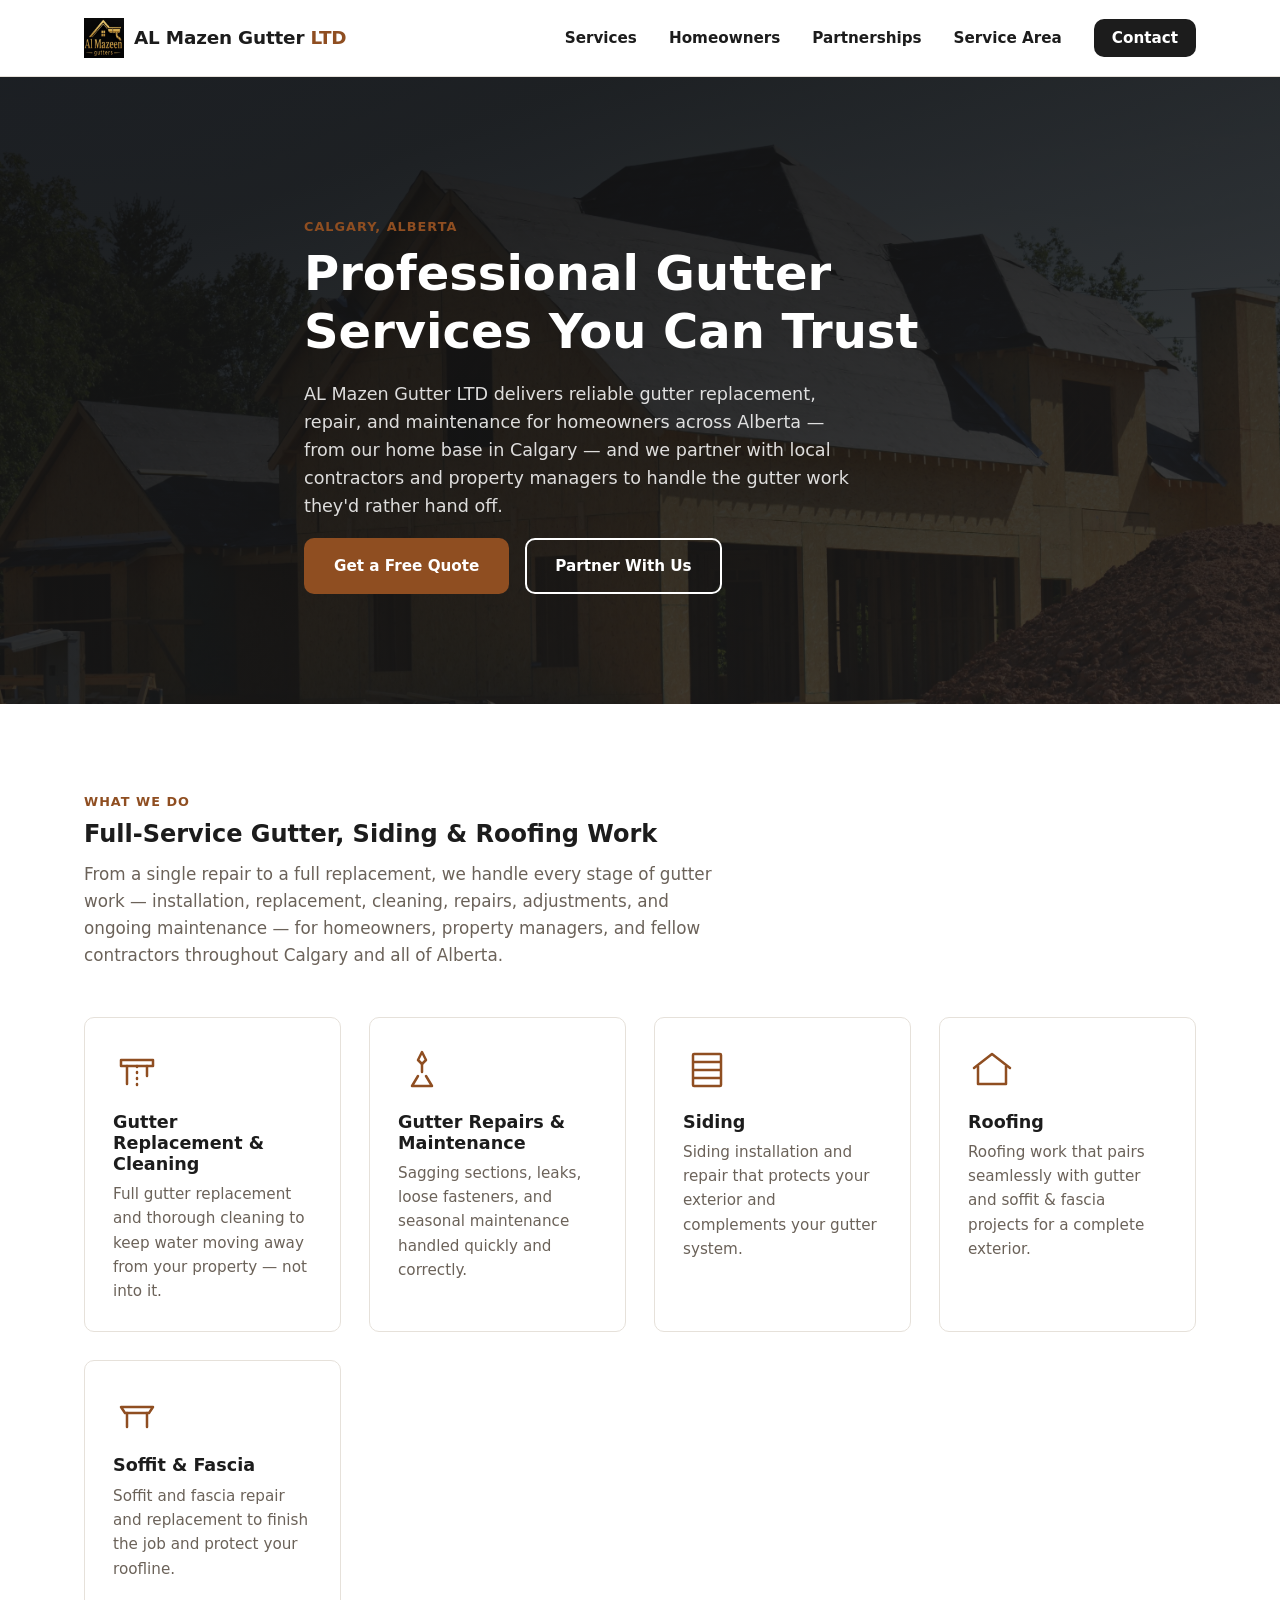
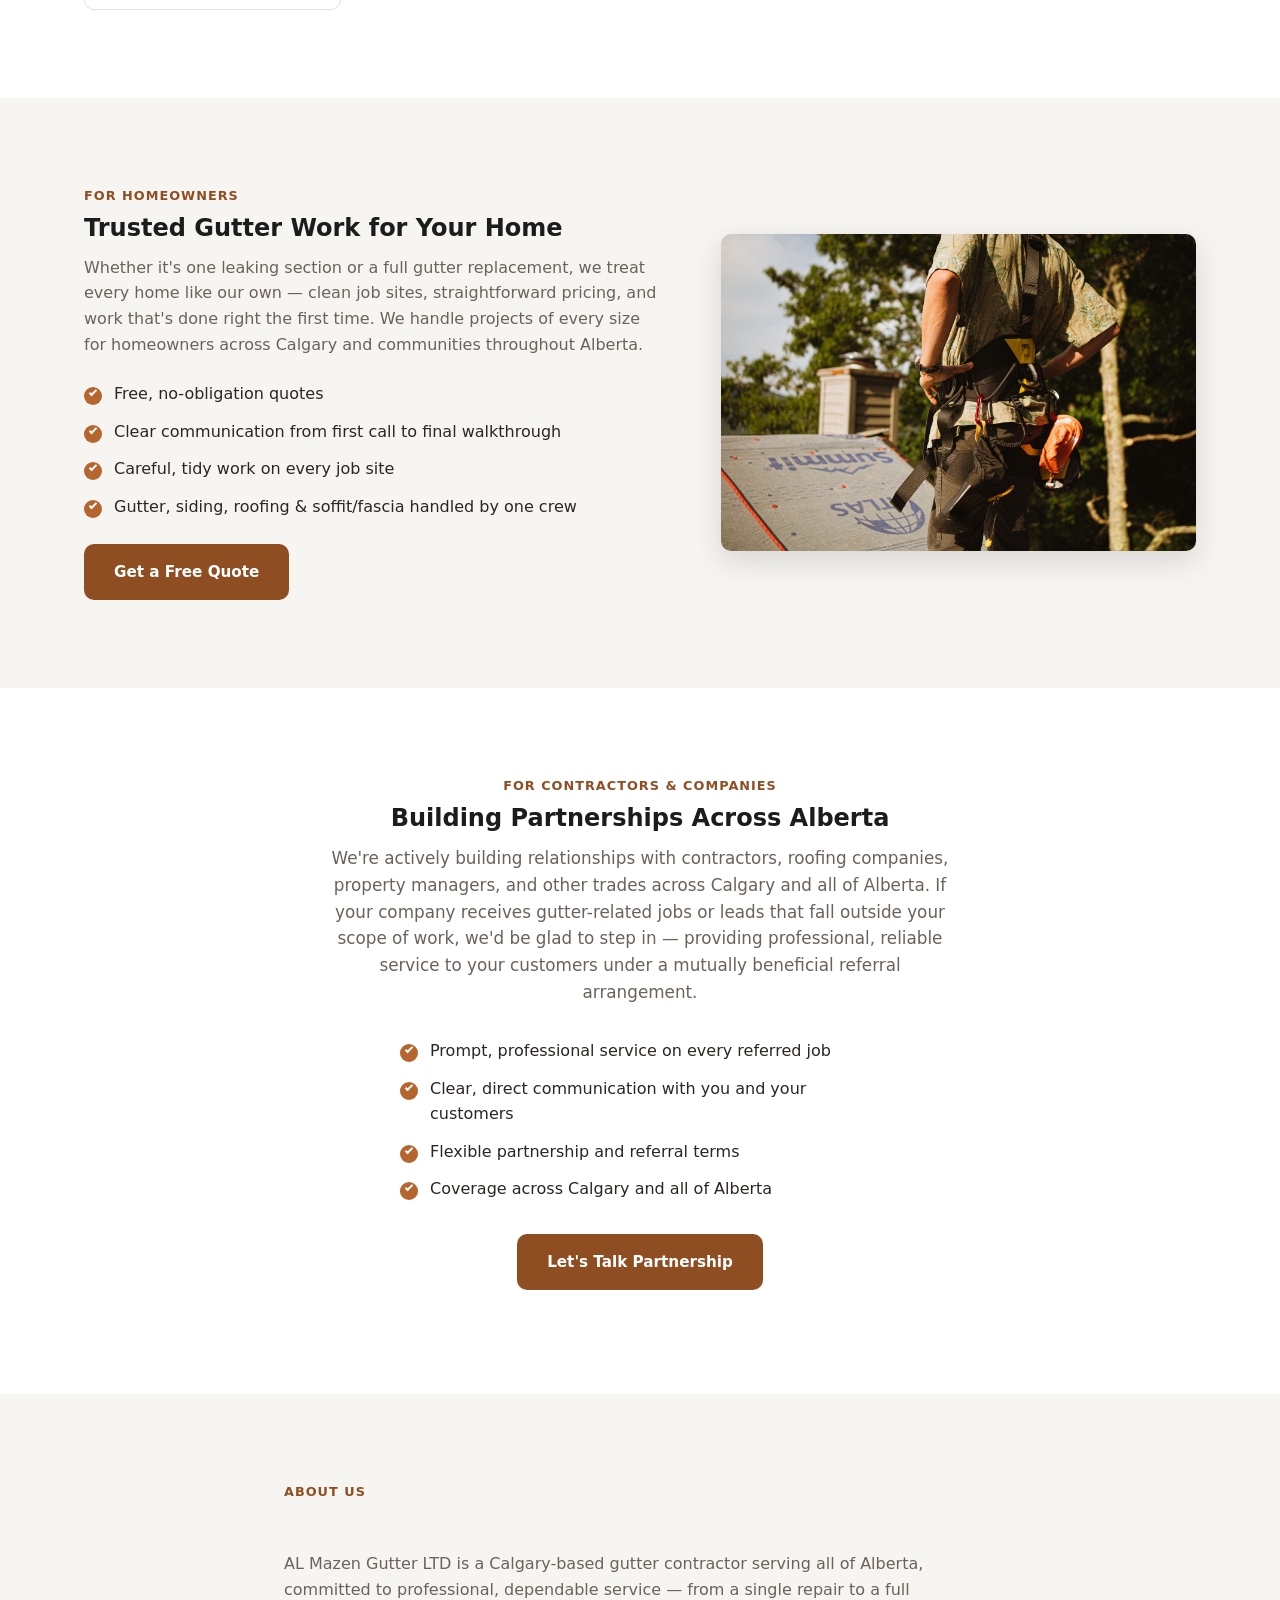
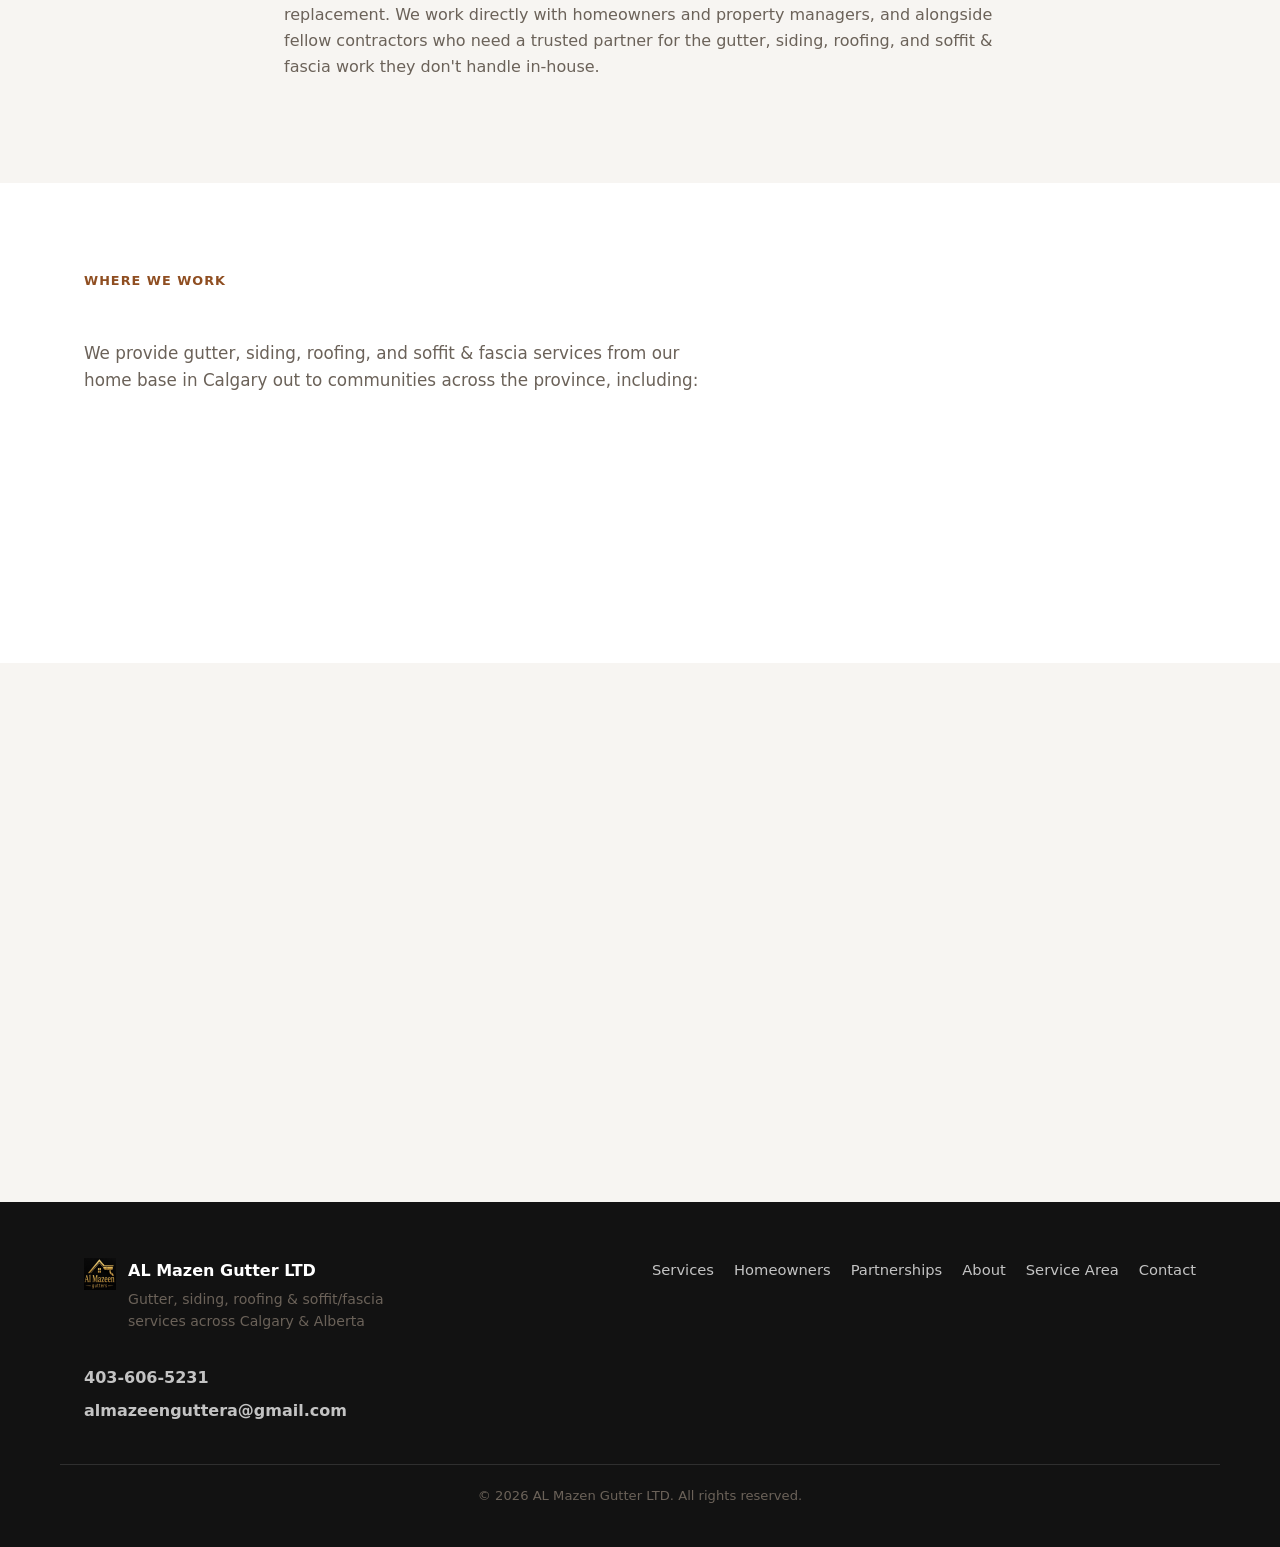
<file: index.html>
<!DOCTYPE html>
<html lang="en-CA">
<head>
  <meta charset="UTF-8">
  <meta name="viewport" content="width=device-width, initial-scale=1.0">

  <!-- ===================== PRIMARY SEO ===================== -->
  <title>AL Mazen Gutter LTD | Gutter Services for Homeowners Across Alberta</title>
  <meta name="description" content="AL Mazen Gutter LTD provides professional gutter replacement, repair, cleaning, and maintenance for homeowners across Alberta, based in Calgary. We also partner with local contractors, roofers, and property managers on gutter, siding, roofing, and soffit &amp; fascia referrals.">
  <meta name="keywords" content="gutter services Calgary, gutter replacement Calgary Alberta, gutter repair Calgary, gutter cleaning Alberta, soffit and fascia Calgary, siding Calgary, roofing Calgary, residential gutter contractor Alberta, contractor partnerships Alberta, gutter referrals">
  <meta name="author" content="AL Mazen Gutter LTD">
  <meta name="robots" content="index, follow">
  <link rel="canonical" href="https://www.your-domain-here.com/">

  <!-- ===================== OPEN GRAPH / SOCIAL ===================== -->
  <!-- TODO: add a real resources/images/og-image.jpg (1200x630) before launch — social platforms generally won't render SVG previews -->

  <meta property="og:type" content="website">
  <meta property="og:title" content="AL Mazen Gutter LTD | Gutter Services for Homeowners Across Alberta">
  <meta property="og:description" content="Professional gutter replacement, repair, cleaning &amp; maintenance for homeowners across Alberta, based in Calgary. Also open to contractor partnerships and referrals for gutter, siding, roofing, and soffit &amp; fascia work.">
  <meta property="og:image" content="https://www.your-domain-here.com/resources/images/og-image.jpg">
  <meta property="og:url" content="https://www.your-domain-here.com/">
  <meta property="og:locale" content="en_CA">
  <meta property="og:site_name" content="AL Mazen Gutter LTD">

  <meta name="twitter:card" content="summary_large_image">
  <meta name="twitter:title" content="AL Mazen Gutter LTD | Calgary &amp; Alberta">
  <meta name="twitter:description" content="Professional gutter replacement, repair, cleaning &amp; maintenance for homeowners across Alberta, based in Calgary. Also open to contractor partnerships and referrals.">
  <meta name="twitter:image" content="https://www.your-domain-here.com/resources/images/og-image.jpg">

  <!-- ===================== LOCAL SEO / GEO ===================== -->
  <meta name="geo.region" content="CA-AB">
  <meta name="geo.placename" content="Calgary, Alberta">
  <meta name="geo.position" content="51.0447;-114.0719">
  <meta name="ICBM" content="51.0447, -114.0719">

  <!-- ===================== ICONS ===================== -->
  <link rel="icon" type="image/x-icon" href="resources/icon.ico">
  <link rel="apple-touch-icon" href="resources/icon.ico">

  <link rel="stylesheet" href="css/style.css">

  <!-- ===================== STRUCTURED DATA (LocalBusiness) ===================== -->
  <script type="application/ld+json">
  {
    "@context": "https://schema.org",
    "@type": "HomeAndConstructionBusiness",
    "name": "AL Mazen Gutter LTD",
    "description": "Professional gutter replacement, repair, cleaning, and maintenance for homeowners and property managers across Alberta, based in Calgary. Also offering siding, roofing, and soffit & fascia services, and open to contractor partnerships and job referrals.",
    "url": "https://www.your-domain-here.com/",
    "telephone": "+1-403-606-5231",
    "email": "almazeenguttera@gmail.com",
    "image": "https://www.your-domain-here.com/resources/images/og-image.jpg",
    "address": {
      "@type": "PostalAddress",
      "addressLocality": "Calgary",
      "addressRegion": "AB",
      "addressCountry": "CA"
    },
    "geo": {
      "@type": "GeoCoordinates",
      "latitude": 51.0447,
      "longitude": -114.0719
    },
    "areaServed": [
      { "@type": "City", "name": "Calgary" },
      { "@type": "City", "name": "Edmonton" },
      { "@type": "City", "name": "Red Deer" },
      { "@type": "City", "name": "Lethbridge" },
      { "@type": "City", "name": "Airdrie" },
      { "@type": "State", "name": "Alberta" }
    ],
    "makesOffer": [
      { "@type": "Offer", "itemOffered": { "@type": "Service", "name": "Gutter Replacement" } },
      { "@type": "Offer", "itemOffered": { "@type": "Service", "name": "Gutter Cleaning" } },
      { "@type": "Offer", "itemOffered": { "@type": "Service", "name": "Gutter Repairs & Maintenance" } },
      { "@type": "Offer", "itemOffered": { "@type": "Service", "name": "Siding Installation & Repair" } },
      { "@type": "Offer", "itemOffered": { "@type": "Service", "name": "Roofing" } },
      { "@type": "Offer", "itemOffered": { "@type": "Service", "name": "Soffit & Fascia" } }
    ]
  }
  </script>
  <!-- NOTE: no exact street address was provided — add one to the "address" block above once available for stronger local SEO. -->
</head>
<body>

  <a class="skip-link" href="#main-content">Skip to main content</a>

  <!-- ===================== HEADER / NAV ===================== -->
  <header class="site-header" id="top">
    <div class="container header-inner">
      <a href="#top" class="logo" aria-label="AL Mazen Gutter LTD, home">
        <img src="resources/icon.ico" alt="AL Mazen Gutter LTD logo" class="logo-mark" width="40" height="40">
        <span class="logo-text">AL Mazen Gutter <span class="logo-ltd">LTD</span></span>
      </a>

      <button class="nav-toggle" id="navToggle" aria-expanded="false" aria-controls="primaryNav" aria-label="Toggle navigation menu">
        <span></span><span></span><span></span>
      </button>

      <nav class="primary-nav" id="primaryNav" aria-label="Primary">
        <ul>
          <li><a href="#services">Services</a></li>
          <li><a href="#homeowners">Homeowners</a></li>
          <li><a href="#partnerships">Partnerships</a></li>
          <li><a href="#service-area">Service Area</a></li>
          <li><a href="#contact" class="nav-cta">Contact</a></li>
        </ul>
      </nav>
    </div>
  </header>

  <main id="main-content">

    <!-- ===================== HERO ===================== -->
    <section class="hero">
      <div class="hero-media" aria-hidden="true">
        <img src="resources/images/hero.webp" alt="" class="hero-img">
      </div>
      <div class="container hero-inner">
        <p class="eyebrow">Calgary, Alberta</p>
        <h1>Professional Gutter Services You Can Trust</h1>
        <p class="hero-sub">
          AL Mazen Gutter LTD delivers reliable gutter replacement, repair, and maintenance for
          homeowners across Alberta &mdash; from our home base in Calgary &mdash; and we partner
          with local contractors and property managers to handle the gutter work they'd rather
          hand off.
        </p>
        <div class="hero-actions">
          <a href="#contact" class="btn btn-primary">Get a Free Quote</a>
          <a href="#partnerships" class="btn btn-outline">Partner With Us</a>
        </div>
      </div>
    </section>

    <!-- ===================== SERVICES ===================== -->
    <section class="section" id="services">
      <div class="container">
        <p class="eyebrow">What We Do</p>
        <h2>Full-Service Gutter, Siding &amp; Roofing Work</h2>
        <p class="section-lead">
          From a single repair to a full replacement, we handle every stage of gutter work &mdash;
          installation, replacement, cleaning, repairs, adjustments, and ongoing maintenance &mdash;
          for homeowners, property managers, and fellow contractors throughout Calgary and all of Alberta.
        </p>

        <div class="card-grid">
          <article class="service-card">
            <div class="service-icon" aria-hidden="true">
              <svg viewBox="0 0 48 48" fill="none" xmlns="http://www.w3.org/2000/svg"><path d="M8 14h32v6H8z" stroke="currentColor" stroke-width="2.5" stroke-linejoin="round"/><path d="M14 20v18M34 20v10" stroke="currentColor" stroke-width="2.5" stroke-linecap="round"/><path d="M24 20v24" stroke="currentColor" stroke-width="2.5" stroke-linecap="round" stroke-dasharray="1 5"/></svg>
            </div>
            <h3>Gutter Replacement &amp; Cleaning</h3>
            <p>Full gutter replacement and thorough cleaning to keep water moving away from your property &mdash; not into it.</p>
          </article>

          <article class="service-card">
            <div class="service-icon" aria-hidden="true">
              <svg viewBox="0 0 48 48" fill="none" xmlns="http://www.w3.org/2000/svg"><path d="M24 6l4 8-4 4-4-4 4-8z" stroke="currentColor" stroke-width="2.5" stroke-linejoin="round"/><path d="M24 18v8M14 40l6-10M34 40l-6-10M14 40h20" stroke="currentColor" stroke-width="2.5" stroke-linecap="round" stroke-linejoin="round"/></svg>
            </div>
            <h3>Gutter Repairs &amp; Maintenance</h3>
            <p>Sagging sections, leaks, loose fasteners, and seasonal maintenance handled quickly and correctly.</p>
          </article>

          <article class="service-card">
            <div class="service-icon" aria-hidden="true">
              <svg viewBox="0 0 48 48" fill="none" xmlns="http://www.w3.org/2000/svg"><rect x="10" y="8" width="28" height="32" rx="1" stroke="currentColor" stroke-width="2.5"/><path d="M10 16h28M10 24h28M10 32h28" stroke="currentColor" stroke-width="2.5"/></svg>
            </div>
            <h3>Siding</h3>
            <p>Siding installation and repair that protects your exterior and complements your gutter system.</p>
          </article>

          <article class="service-card">
            <div class="service-icon" aria-hidden="true">
              <svg viewBox="0 0 48 48" fill="none" xmlns="http://www.w3.org/2000/svg"><path d="M6 22L24 8l18 14" stroke="currentColor" stroke-width="2.5" stroke-linecap="round" stroke-linejoin="round"/><path d="M10 20v18h28V20" stroke="currentColor" stroke-width="2.5" stroke-linejoin="round"/></svg>
            </div>
            <h3>Roofing</h3>
            <p>Roofing work that pairs seamlessly with gutter and soffit &amp; fascia projects for a complete exterior.</p>
          </article>

          <article class="service-card">
            <div class="service-icon" aria-hidden="true">
              <svg viewBox="0 0 48 48" fill="none" xmlns="http://www.w3.org/2000/svg"><path d="M8 18h32l-4 6H12l-4-6z" stroke="currentColor" stroke-width="2.5" stroke-linejoin="round"/><path d="M14 24v14M34 24v14" stroke="currentColor" stroke-width="2.5" stroke-linecap="round"/></svg>
            </div>
            <h3>Soffit &amp; Fascia</h3>
            <p>Soffit and fascia repair and replacement to finish the job and protect your roofline.</p>
          </article>
        </div>
      </div>
    </section>

    <!-- ===================== HOMEOWNERS ===================== -->
    <section class="section section-alt" id="homeowners">
      <div class="container">
        <div class="split">
          <div class="split-copy">
            <p class="eyebrow">For Homeowners</p>
            <h2>Trusted Gutter Work for Your Home</h2>
            <p>
              Whether it's one leaking section or a full gutter replacement, we treat every home
              like our own &mdash; clean job sites, straightforward pricing, and work that's done
              right the first time. We handle projects of every size for homeowners across Calgary
              and communities throughout Alberta.
            </p>
            <ul class="check-list">
              <li>Free, no-obligation quotes</li>
              <li>Clear communication from first call to final walkthrough</li>
              <li>Careful, tidy work on every job site</li>
              <li>Gutter, siding, roofing &amp; soffit/fascia handled by one crew</li>
            </ul>
            <a href="#contact" class="btn btn-primary">Get a Free Quote</a>
          </div>
          <div class="split-media" aria-hidden="true">
            <img src="resources/images/about.webp" alt="Roofing technician wearing safety harness on a residential roof, ready for a gutter and roofing job" class="rounded-img">
          </div>
        </div>
      </div>
    </section>

    <!-- ===================== PARTNERSHIPS ===================== -->
    <section class="section" id="partnerships">
      <div class="container">
        <div class="section-intro-center">
          <p class="eyebrow">For Contractors &amp; Companies</p>
          <h2>Building Partnerships Across Alberta</h2>
          <p class="section-lead center">
            We're actively building relationships with contractors, roofing companies, property
            managers, and other trades across Calgary and all of Alberta. If your company receives
            gutter-related jobs or leads that fall outside your scope of work, we'd be glad to
            step in &mdash; providing professional, reliable service to your customers under a
            mutually beneficial referral arrangement.
          </p>
        </div>
        <ul class="check-list check-list-center">
          <li>Prompt, professional service on every referred job</li>
          <li>Clear, direct communication with you and your customers</li>
          <li>Flexible partnership and referral terms</li>
          <li>Coverage across Calgary and all of Alberta</li>
        </ul>
        <p class="text-center"><a href="#contact" class="btn btn-primary">Let's Talk Partnership</a></p>
      </div>
    </section>

    <!-- ===================== ABOUT ===================== -->
    <section class="section section-alt" id="about">
      <div class="container narrow">
        <p class="eyebrow">About Us</p>
        <h2>Dependable Gutter Work, Done Right</h2>
        <p>
          AL Mazen Gutter LTD is a Calgary-based gutter contractor serving all of Alberta,
          committed to professional, dependable service &mdash; from a single repair to a full
          replacement. We work directly
          with homeowners and property managers, and alongside fellow contractors who need a
          trusted partner for the gutter, siding, roofing, and soffit &amp; fascia work they don't
          handle in-house.
        </p>
      </div>
    </section>

    <!-- ===================== SERVICE AREA ===================== -->
    <section class="section" id="service-area">
      <div class="container">
        <p class="eyebrow">Where We Work</p>
        <h2>Proudly Serving Calgary &amp; All of Alberta</h2>
        <p class="section-lead">
          We provide gutter, siding, roofing, and soffit &amp; fascia services from our home base
          in Calgary out to communities across the province, including:
        </p>
        <ul class="area-list">
          <li>Calgary</li>
          <li>Airdrie</li>
          <li>Cochrane</li>
          <li>Okotoks</li>
          <li>Red Deer</li>
          <li>Lethbridge</li>
          <li>Edmonton</li>
          <li>Communities across Alberta</li>
        </ul>
      </div>
    </section>

    <!-- ===================== CONTACT ===================== -->
    <section class="section section-alt" id="contact">
      <div class="container">
        <div class="section-intro-center">
          <p class="eyebrow">Get In Touch</p>
          <h2>Request a Quote or Start a Partnership</h2>
          <p class="section-lead center">
            Reach out about a gutter project, or to discuss a referral partnership between our
            companies. We look forward to hearing from you.
          </p>
        </div>

        <div class="contact-grid">
          <a href="tel:+14036065231" class="contact-tile">
            <span class="contact-tile-icon" aria-hidden="true">
              <svg viewBox="0 0 48 48" fill="none" xmlns="http://www.w3.org/2000/svg"><path d="M14 8c1.5 3.5 3 6.5 5 9-2 2-3 3-3 3s2 5 5 8 8 5 8 5 1-1 3-3c2.5 2 5.5 3.5 9 5v6c0 2-2 4-4 4C22 45 3 26 3 12c0-2 2-4 4-4h7z" stroke="currentColor" stroke-width="2.5" stroke-linejoin="round"/></svg>
            </span>
            <span class="contact-tile-label">Call Us</span>
            <span class="contact-tile-value">403-606-5231</span>
          </a>

          <a href="mailto:almazeenguttera@gmail.com" class="contact-tile">
            <span class="contact-tile-icon" aria-hidden="true">
              <svg viewBox="0 0 48 48" fill="none" xmlns="http://www.w3.org/2000/svg"><rect x="6" y="10" width="36" height="28" rx="3" stroke="currentColor" stroke-width="2.5"/><path d="M8 13l16 13 16-13" stroke="currentColor" stroke-width="2.5" stroke-linecap="round" stroke-linejoin="round"/></svg>
            </span>
            <span class="contact-tile-label">Email Us</span>
            <span class="contact-tile-value">almazeenguttera@gmail.com</span>
          </a>

          <div class="contact-tile contact-tile-static">
            <span class="contact-tile-icon" aria-hidden="true">
              <svg viewBox="0 0 48 48" fill="none" xmlns="http://www.w3.org/2000/svg"><path d="M24 44s14-12.6 14-23a14 14 0 1 0-28 0c0 10.4 14 23 14 23z" stroke="currentColor" stroke-width="2.5" stroke-linejoin="round"/><circle cx="24" cy="21" r="5" stroke="currentColor" stroke-width="2.5"/></svg>
            </span>
            <span class="contact-tile-label">Service Area</span>
            <span class="contact-tile-value">Calgary &amp; All of Alberta</span>
          </div>
        </div>
      </div>
    </section>

  </main>

  <!-- ===================== FOOTER ===================== -->
  <footer class="site-footer">
    <div class="container footer-inner">
      <div class="footer-brand">
        <img src="resources/icon.ico" alt="" class="logo-mark" width="32" height="32" aria-hidden="true">
        <div>
          <p class="footer-name">AL Mazen Gutter LTD</p>
          <p class="footer-tagline">Gutter, siding, roofing &amp; soffit/fascia services across Calgary &amp; Alberta</p>
        </div>
      </div>

      <nav class="footer-nav" aria-label="Footer">
        <a href="#services">Services</a>
        <a href="#homeowners">Homeowners</a>
        <a href="#partnerships">Partnerships</a>
        <a href="#about">About</a>
        <a href="#service-area">Service Area</a>
        <a href="#contact">Contact</a>
      </nav>

      <div class="footer-contact">
        <a href="tel:+14036065231">403-606-5231</a>
        <a href="mailto:almazeenguttera@gmail.com">almazeenguttera@gmail.com</a>
      </div>
    </div>
    <div class="container footer-bottom">
      <p>&copy; <span id="year"></span> AL Mazen Gutter LTD. All rights reserved.</p>
    </div>
  </footer>

  <script src="js/main.js"></script>
</body>
</html>
</file>
<file: css/style.css>
/* =========================================================
   AL Mazen Gutter LTD — Stylesheet
   Palette: deep navy + slate + warm amber accent
   ========================================================= */

:root {
  --color-navy: #1c1c1c;
  --color-navy-dark: #121212;
  --color-slate: #6b6259;
  --color-slate-light: #f7f5f2;
  --color-white: #ffffff;
  --color-accent: #b5652d;
  --color-accent-dark: #8f4e21;
  --color-text: #2b2622;
  --color-text-muted: #6b6259;
  --color-border: #e6e1da;

  --font-base: "Segoe UI", system-ui, -apple-system, "Helvetica Neue", Arial, sans-serif;

  --max-width: 1160px;
  --radius: 10px;
  --shadow-sm: 0 1px 3px rgba(28, 28, 28, 0.08);
  --shadow-md: 0 10px 30px rgba(28, 28, 28, 0.14);
  --transition: 0.2s ease;
}

/* ---------- Reset ---------- */
*, *::before, *::after { box-sizing: border-box; }
html { scroll-behavior: smooth; }
body {
  margin: 0;
  font-family: var(--font-base);
  color: var(--color-text);
  background: var(--color-white);
  line-height: 1.6;
  -webkit-font-smoothing: antialiased;
}
img { max-width: 100%; display: block; }
a { color: inherit; text-decoration: none; }
ul { list-style: none; margin: 0; padding: 0; }
h1, h2, h3 { line-height: 1.2; color: var(--color-navy); margin: 0 0 0.5em; }
p { margin: 0 0 1em; color: var(--color-text-muted); }

.skip-link {
  position: absolute;
  left: -999px;
  top: 0;
  background: var(--color-navy);
  color: #fff;
  padding: 10px 16px;
  z-index: 1000;
}
.skip-link:focus { left: 0; }

.container {
  max-width: var(--max-width);
  margin: 0 auto;
  padding: 0 24px;
}
.container.narrow { max-width: 760px; }

.eyebrow {
  text-transform: uppercase;
  letter-spacing: 0.08em;
  font-size: 0.8rem;
  font-weight: 700;
  color: var(--color-accent-dark);
  margin: 0 0 0.6em;
}

.section { padding: 88px 0; }
.section-alt { background: var(--color-slate-light); }
.section-lead { max-width: 640px; font-size: 1.05rem; }

/* ---------- Buttons ---------- */
.btn {
  display: inline-block;
  padding: 14px 28px;
  border-radius: var(--radius);
  font-weight: 600;
  font-size: 0.95rem;
  border: 2px solid transparent;
  cursor: pointer;
  transition: transform var(--transition), background var(--transition), border-color var(--transition), color var(--transition);
}
.btn:hover { transform: translateY(-1px); }
.btn-primary {
  background: var(--color-accent-dark);
  color: var(--color-white);
}
.btn-primary:hover { background: #733e1a; }
.btn-outline {
  background: transparent;
  border-color: var(--color-white);
  color: var(--color-white);
}
.btn-outline:hover { background: rgba(255, 255, 255, 0.12); }

/* ---------- Header ---------- */
.site-header {
  position: sticky;
  top: 0;
  z-index: 500;
  background: var(--color-white);
  border-bottom: 1px solid var(--color-border);
}
.header-inner {
  display: flex;
  align-items: center;
  justify-content: space-between;
  height: 76px;
}
.logo {
  display: flex;
  align-items: center;
  gap: 10px;
}
.logo-text {
  font-weight: 700;
  font-size: 1.15rem;
  color: var(--color-navy);
  letter-spacing: -0.01em;
}
.logo-ltd { color: var(--color-accent-dark); font-weight: 700; }

.primary-nav ul {
  display: flex;
  align-items: center;
  gap: 32px;
}
.primary-nav a {
  font-weight: 600;
  font-size: 0.95rem;
  color: var(--color-navy);
  transition: color var(--transition);
}
.primary-nav a:hover { color: var(--color-accent-dark); }
.primary-nav .nav-cta {
  background: var(--color-navy);
  color: #fff;
  padding: 10px 18px;
  border-radius: var(--radius);
}
.primary-nav .nav-cta:hover { background: var(--color-navy-dark); color: #fff; }

.nav-toggle {
  display: none;
  flex-direction: column;
  justify-content: center;
  gap: 5px;
  width: 40px;
  height: 40px;
  background: transparent;
  border: none;
  cursor: pointer;
}
.nav-toggle span {
  display: block;
  height: 2px;
  width: 100%;
  background: var(--color-navy);
  border-radius: 2px;
}

/* ---------- Hero ---------- */
.hero {
  position: relative;
  color: #fff;
  overflow: hidden;
  background: var(--color-navy);
  min-height: 620px;
}
.hero-media {
  position: absolute;
  inset: 0;
}
.hero-img {
  width: 100%;
  height: 100%;
  object-fit: cover;
  object-position: center 20%;
  opacity: 0.38;
}
.hero-media::after {
  content: "";
  position: absolute;
  inset: 0;
  background: linear-gradient(160deg, rgba(18, 18, 18, 0.82) 20%, rgba(28, 28, 28, 0.5));
}
.hero-inner {
  position: relative;
  padding: 140px 24px 110px;
  max-width: 720px;
}
.hero h1 {
  color: #fff;
  font-size: clamp(2.1rem, 4.5vw, 3rem);
  margin-bottom: 0.4em;
}
.hero-sub {
  color: rgba(255, 255, 255, 0.85);
  font-size: 1.1rem;
  max-width: 560px;
}
.hero-actions {
  display: flex;
  gap: 16px;
  flex-wrap: wrap;
  margin-top: 12px;
}

/* ---------- Service cards ---------- */
.card-grid {
  display: grid;
  grid-template-columns: repeat(auto-fit, minmax(220px, 1fr));
  gap: 28px;
  margin-top: 48px;
}
.service-card {
  background: var(--color-white);
  border: 1px solid var(--color-border);
  border-radius: var(--radius);
  padding: 28px;
  transition: box-shadow var(--transition), transform var(--transition);
}
.service-card:hover {
  box-shadow: var(--shadow-md);
  transform: translateY(-3px);
}
.service-icon {
  width: 48px;
  height: 48px;
  color: var(--color-accent-dark);
  margin-bottom: 18px;
}
.service-card h3 {
  font-size: 1.1rem;
  margin-bottom: 0.4em;
}
.service-card p { margin-bottom: 0; font-size: 0.95rem; }

/* ---------- Split layout ---------- */
.split {
  display: grid;
  grid-template-columns: 1.1fr 0.9fr;
  gap: 56px;
  align-items: center;
}
.split-media img,
.rounded-img {
  border-radius: var(--radius);
  box-shadow: var(--shadow-md);
}

.check-list { margin: 24px 0; }
.check-list-center {
  max-width: 480px;
  margin: 32px auto;
}
.text-center { text-align: center; }
.check-list li {
  position: relative;
  padding-left: 30px;
  margin-bottom: 12px;
  color: var(--color-text);
  font-weight: 500;
}
.check-list li::before {
  content: "";
  position: absolute;
  left: 0;
  top: 6px;
  width: 18px;
  height: 18px;
  border-radius: 50%;
  background: var(--color-accent);
}
.check-list li::after {
  content: "";
  position: absolute;
  left: 5px;
  top: 9px;
  width: 8px;
  height: 4px;
  border-left: 2px solid #fff;
  border-bottom: 2px solid #fff;
  transform: rotate(-45deg);
}

/* ---------- Service area list ---------- */
.area-list {
  display: grid;
  grid-template-columns: repeat(auto-fit, minmax(160px, 1fr));
  gap: 12px;
  margin-top: 32px;
  max-width: 780px;
}
.area-list li {
  background: var(--color-white);
  border: 1px solid var(--color-border);
  border-radius: var(--radius);
  padding: 14px 18px;
  font-weight: 600;
  color: var(--color-navy);
}

/* ---------- Contact ---------- */
.section-intro-center {
  max-width: 640px;
  margin: 0 auto;
  text-align: center;
}
.section-lead.center { margin: 0 auto; }

.contact-grid {
  display: grid;
  grid-template-columns: repeat(auto-fit, minmax(240px, 1fr));
  gap: 28px;
  margin-top: 48px;
}
.contact-tile {
  display: flex;
  flex-direction: column;
  align-items: center;
  text-align: center;
  gap: 6px;
  background: var(--color-white);
  border: 1px solid var(--color-border);
  border-radius: var(--radius);
  padding: 36px 28px;
  transition: box-shadow var(--transition), transform var(--transition), border-color var(--transition);
}
a.contact-tile:hover,
a.contact-tile:focus-visible {
  box-shadow: var(--shadow-md);
  transform: translateY(-3px);
  border-color: var(--color-accent);
}
.contact-tile-icon {
  width: 52px;
  height: 52px;
  display: flex;
  align-items: center;
  justify-content: center;
  border-radius: 50%;
  background: var(--color-slate-light);
  color: var(--color-accent-dark);
  margin-bottom: 6px;
}
.contact-tile-icon svg { width: 26px; height: 26px; }
.contact-tile-label {
  font-size: 0.8rem;
  text-transform: uppercase;
  letter-spacing: 0.06em;
  font-weight: 700;
  color: var(--color-text-muted);
}
.contact-tile-value {
  font-size: 1.1rem;
  font-weight: 700;
  color: var(--color-navy);
  word-break: break-word;
}
a.contact-tile .contact-tile-value { color: var(--color-navy); }
a.contact-tile:hover .contact-tile-value { color: var(--color-accent-dark); }
.contact-tile-static { background: var(--color-slate-light); }

/* ---------- Footer ---------- */
.site-footer {
  background: var(--color-navy-dark);
  color: rgba(255, 255, 255, 0.75);
  padding-top: 56px;
}
.footer-inner {
  display: flex;
  flex-wrap: wrap;
  gap: 32px;
  justify-content: space-between;
  align-items: flex-start;
  padding-bottom: 40px;
  border-bottom: 1px solid rgba(255, 255, 255, 0.12);
}
.footer-brand { display: flex; gap: 12px; max-width: 320px; }
.footer-name { color: #fff; font-weight: 700; margin: 0 0 4px; }
.footer-tagline { font-size: 0.88rem; margin: 0; }
.footer-nav { display: flex; flex-wrap: wrap; gap: 20px; }
.footer-nav a { font-size: 0.92rem; }
.footer-nav a:hover { color: #fff; }
.footer-contact { display: flex; flex-direction: column; gap: 8px; font-weight: 600; }
.footer-contact a:hover { color: #fff; }
.footer-bottom {
  padding: 20px 24px 28px;
  font-size: 0.82rem;
  text-align: center;
}

/* ---------- Reveal animation ---------- */
.reveal {
  opacity: 0;
  transform: translateY(16px);
  transition: opacity 0.5s ease, transform 0.5s ease;
}
.reveal.is-visible {
  opacity: 1;
  transform: translateY(0);
}
@media (prefers-reduced-motion: reduce) {
  .reveal { opacity: 1; transform: none; transition: none; }
  html { scroll-behavior: auto; }
}

/* ---------- Responsive ---------- */
@media (max-width: 900px) {
  .split { grid-template-columns: 1fr; }
  .split-media { order: -1; }
}

@media (max-width: 880px) {
  .nav-toggle { display: flex; }
  .primary-nav {
    position: absolute;
    top: 76px;
    left: 0;
    right: 0;
    background: var(--color-white);
    border-bottom: 1px solid var(--color-border);
    max-height: 0;
    overflow: hidden;
    transition: max-height var(--transition);
  }
  .primary-nav.is-open { max-height: 400px; }
  .primary-nav ul {
    flex-direction: column;
    align-items: flex-start;
    gap: 0;
    padding: 8px 24px 20px;
  }
  .primary-nav li { width: 100%; }
  .primary-nav a { display: block; padding: 12px 0; }
  .primary-nav .nav-cta { display: inline-block; margin-top: 8px; }

  .hero-inner { padding: 110px 24px 80px; }
  .hero { min-height: 460px; }
  .section { padding: 64px 0; }
}
</file>
